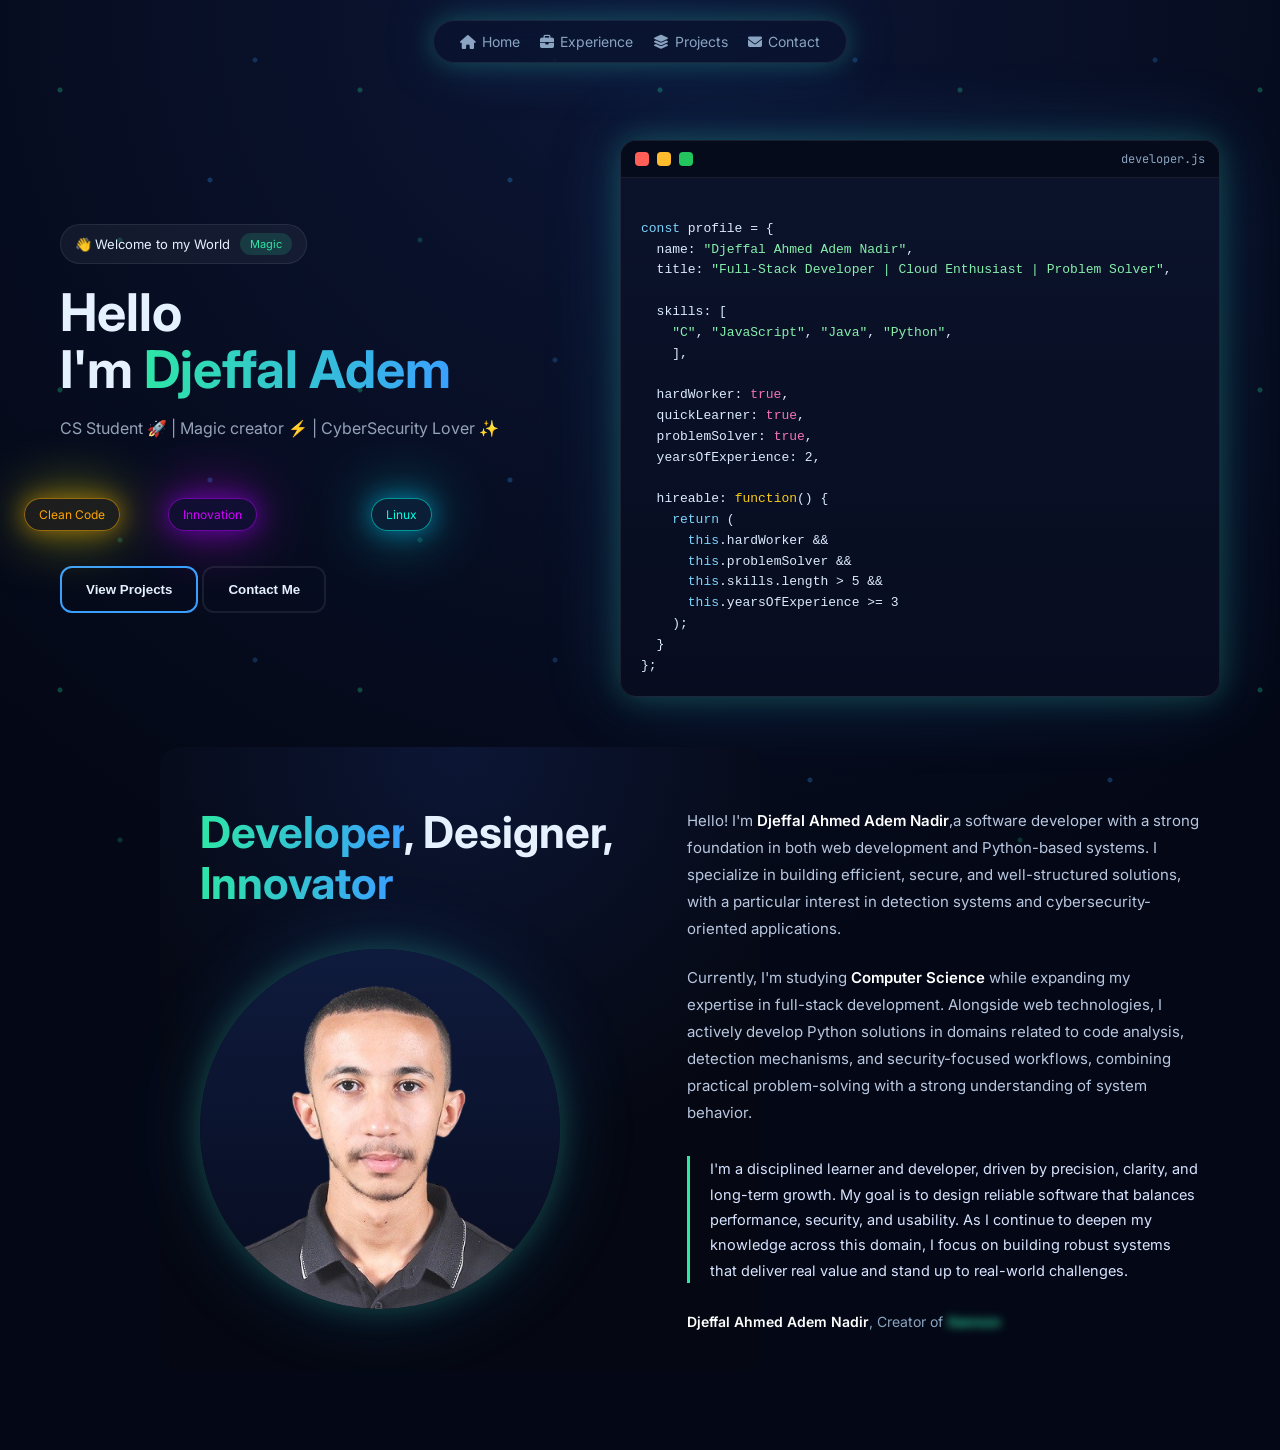
<file: index.html>
<!DOCTYPE html>
<html lang="en">

<head>
    <meta charset="UTF-8" />
    <title>Developer Portfolio</title>
    <meta name="viewport" content="width=device-width, initial-scale=1.0" />

    <!-- Icons -->
    <link rel="stylesheet" href="https://cdnjs.cloudflare.com/ajax/libs/font-awesome/6.5.0/css/all.min.css">

    <!-- Fonts -->
    <link href="https://fonts.googleapis.com/css2?family=Inter:wght@300;400;600;700&family=JetBrains+Mono&display=swap"
        rel="stylesheet">

    <!-- CSS -->
    <link rel="stylesheet" href="style.css" />
</head>

<body>

     <!-- NAVBAR -->
    <nav class="navbar">
        <!-- Toggle -->
        <div class="menu-toggle" id="menuToggle">
            <span></span>
            <span></span>
            <span></span>
        </div>

        <!-- LINKS -->
        <div class="nav-links" id="navLinks">
            <a href="index.html"><i class="fa-solid fa-house"></i> Home</a>
            <a href="experience.html"><i class="fa-solid fa-briefcase"></i> Experience</a>
            <a href="project.html"><i class="fa-solid fa-layer-group"></i> Projects</a>
            <a href="contact.html"><i class="fa-solid fa-envelope"></i> Contact</a>
        </div>
    </nav>


    <!-- MAIN CONTENT -->
    <main class="container">

        <!-- LEFT SECTION -->
        <section class="left">
            <div class="badge">
                👋 Welcome to my World
                <span class="mini-pill"> Magic</span>
            </div>

            <h1>Hello<br>I'm <span>Djeffal Adem</span></h1>

            <p class="subtitle">
                CS Student 🚀 | Magic creator ⚡ | CyberSecurity Lover ✨
            </p>

            <div class="pills">
                <span class="pill boxyellow">Clean Code</span>
                <span class="pill boxpurpel">Innovation</span>
                <span class="pill boxcyan">Linux</span>
            </div>

            <div class="button">
                <a href="project.html"><button class="btn primary">View Projects</button></a>
                <a href="contact.html"><button class="btn secondary">Contact Me</button></a>
            </div>
        </section>

        <!-- RIGHT SECTION -->
        <section class="right">
            <div class="code-card">

                <div class="code-header">
                    <span class="dot red"></span>
                    <span class="dot yellow"></span>
                    <span class="dot green"></span>
                    <span class="filename">developer.js</span>
                </div>

                <pre><code>
<span class="key">const</span> profile = {
  name: <span class="string">"Djeffal Ahmed Adem Nadir"</span>,
  title: <span class="string">"Full-Stack Developer | Cloud Enthusiast | Problem Solver"</span>,

  skills: [
    <span class="string">"C"</span>, <span class="string">"JavaScript"</span>, <span class="string">"Java"</span>, <span class="string">"Python"</span>,
    ],

  hardWorker: <span class="bool">true</span>,
  quickLearner: <span class="bool">true</span>,
  problemSolver: <span class="bool">true</span>,
  yearsOfExperience: 2,

  hireable: <span class="func">function</span>() {
    <span class="key">return</span> (
      <span class="key">this</span>.hardWorker &&
      <span class="key">this</span>.problemSolver &&
      <span class="key">this</span>.skills.length &gt; 5 &&
      <span class="key">this</span>.yearsOfExperience &gt;= 3
    );
  }
};
</code></pre>

            </div>
        </section>
        <br>

        <section class="about-section" id="about">

            <div class="about-container">

                <!-- LEFT SIDE -->
                <div class="about-left">
                    <h1 class="about-title">
                        <span> Developer</span>, Designer,<br>
                        <span> Innovator</span>
                    </h1>

                    <div class="image-card">
                        <img src="pictures/adem.png" alt="Djeffal Adem">
                    </div>
                </div>

                <!-- RIGHT SIDE -->
                <div class="about-right">
                    <p>
                        Hello! I'm <strong>Djeffal Ahmed Adem Nadir</strong>,a software developer with a strong foundation in both web development and Python-based systems.
                         I specialize in building efficient, secure, and well-structured solutions, 
                         with a particular interest in detection systems and cybersecurity-oriented applications.
                    </p>

                    <p>
                       Currently, I'm studying <strong> Computer Science </strong>while expanding my expertise in full-stack development. Alongside web technologies,
                        I actively develop Python solutions in domains related to code analysis, detection mechanisms,
                        and security-focused workflows, combining practical problem-solving with a strong understanding of system behavior.
                    </p>

                    <blockquote>
                       I'm a disciplined learner and developer, driven by precision, clarity,
                        and long-term growth. My goal is to design reliable software that balances performance, security,
                         and usability. As I continue to deepen my knowledge across this domain,
                        I focus on building robust systems that deliver real value and stand up to real-world challenges.
                    </blockquote>

                    <div class="signature">
                        <span class="name">Djeffal Ahmed Adem Nadir</span>,
                        <span class="role">Creator of</span>
                        <span class="brand">Xennon</span>
                    </div>
                </div>

            </div>

        </section>


    </main>
    <script src="script.js"></script>

</body>

</html>
</file>
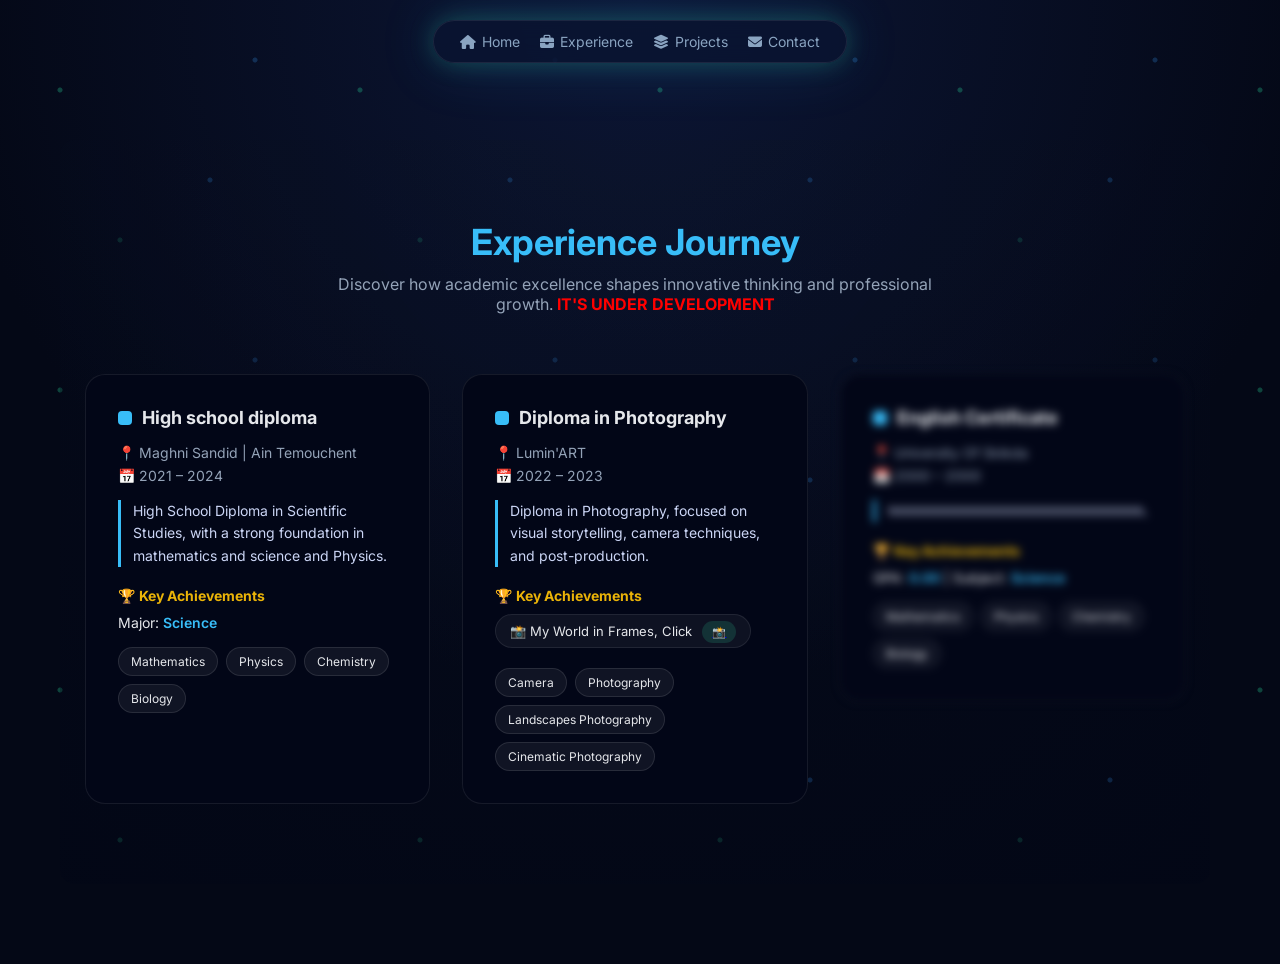
<file: experience.html>
<!DOCTYPE html>
<html lang="en">

<head>
  <meta charset="UTF-8" />
  <title>Developer Portfolio</title>
  <meta name="viewport" content="width=device-width, initial-scale=1.0" />

  <!-- Icons -->
  <link rel="stylesheet" href="https://cdnjs.cloudflare.com/ajax/libs/font-awesome/6.5.0/css/all.min.css">

  <!-- Fonts -->
  <link href="https://fonts.googleapis.com/css2?family=Inter:wght@300;400;600;700&family=JetBrains+Mono&display=swap"
    rel="stylesheet">

  <!-- CSS -->
  <link rel="stylesheet" href="style.css" />
</head>
<!-- NAVBAR -->
<nav class="navbar">
  <!-- Toggle -->
  <div class="menu-toggle" id="menuToggle">
    <span></span>
    <span></span>
    <span></span>
  </div>

  <!-- LINKS -->
  <div class="nav-links" id="navLinks">
    <a href="index.html"><i class="fa-solid fa-house"></i> Home</a>
    <a href="experience.html"><i class="fa-solid fa-briefcase"></i> Experience</a>
    <a href="project.html"><i class="fa-solid fa-layer-group"></i> Projects</a>
    <a href="contact.html"><i class="fa-solid fa-envelope"></i> Contact</a>
  </div>
</nav>

<body>
<!-- MAIN CONTENT -->
<main class="container">
  <section class="education">
    <h2>Experience Journey</h2>
    <p class="subtitle">
      Discover how academic excellence shapes innovative thinking and professional growth.
      <span><strong>IT'S UNDER DEVELOPMENT</strong></span>
    </p>

    <div class="edu-grid">

      <!-- Card 1 -->
      <div class="edu-card">
        <h3>
          <span class="dot blue"></span>
          High school diploma
        </h3>

        <div class="meta">
          <span>📍 Maghni Sandid | Ain Temouchent </span>
          <span>📅 2021 – 2024</span>
        </div>

        <p class="desc">
          High School Diploma in Scientific Studies, with a strong foundation in mathematics and science and Physics.
        </p>

        <div class="achievement">
          🏆 <strong>Key Achievements</strong>
        </div>

        <div class="gpa">
          Major: <span>Science</span>
        </div>

        <div class="tags">
          <span>Mathematics</span>
          <span>Physics</span>
          <span>Chemistry</span>
          <span>Biology</span>
        </div>
      </div>

      <!-- Card 2 -->
      <div class="edu-card">
        <h3>
          <span class="dot blue"></span>
          Diploma in Photography
        </h3>

        <div class="meta">
          <span>📍 Lumin'ART</span>
          <span>📅 2022 – 2023</span>
        </div>

        <p class="desc">
          Diploma in Photography, focused on visual storytelling, camera techniques, and post-production.
        </p>

        <div class="achievement">
          🏆 <strong>Key Achievements</strong>
        </div>

        <div class="badge">
          📸 My World in Frames, Click
          <a href="https://drive.google.com/drive/folders/1P06pOoVedmbjnE696X-X-1U9Tbvn3LXf?usp=sharing"> <span
              class="mini-pill"> 📸 </span></a>
        </div>

        <div class="tags">
          <span>Camera</span>
          <span>Photography</span>
          <span>Landscapes Photography</span>
          <span>Cinematic Photography</span>
        </div>
      </div>

      <!-- Card 3 -->
      <div class="blurry">
        <div class="edu-card">
          <h3>
            <span class="dot blue"></span>
            English Certificate
          </h3>

          <div class="meta">
            <span>📍 University Of Skikda </span>
            <span>📅 2000 – 2000</span>
          </div>

          <p class="desc">
            hhhhhhhhhhhhhhhhhhhhhhhhhhhhhhhh.
          </p>

          <div class="achievement">
            🏆 <strong>Key Achievements</strong>
          </div>

          <div class="gpa">
            GPA: <span>0.00</span> | Subject: <span>Science</span>
          </div>

          <div class="tags">
            <span>Mathematics</span>
            <span>Physics</span>
            <span>Chemistry</span>
            <span>Biology</span>
          </div>
        </div>
      </div>



    </div>
  </section>

</main>
<script src="script.js"></script>
</body>

</html>
</file>
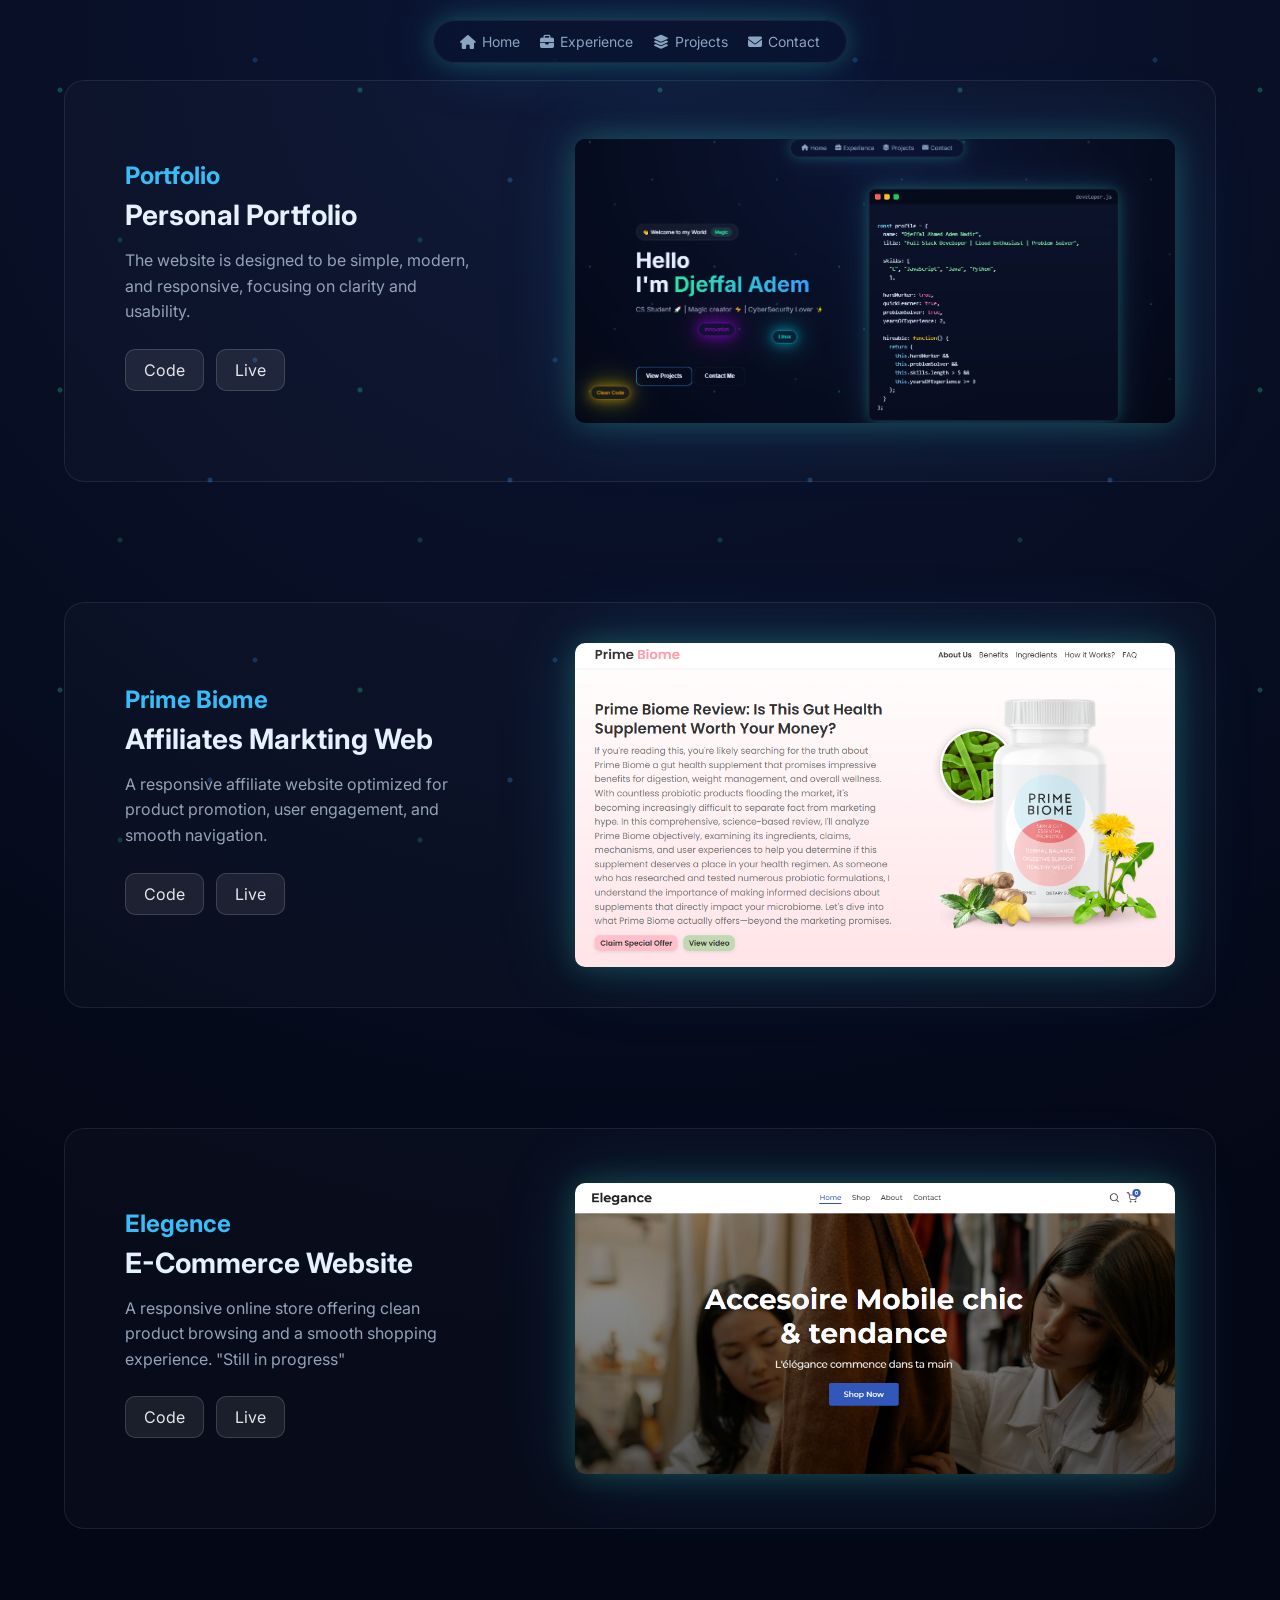
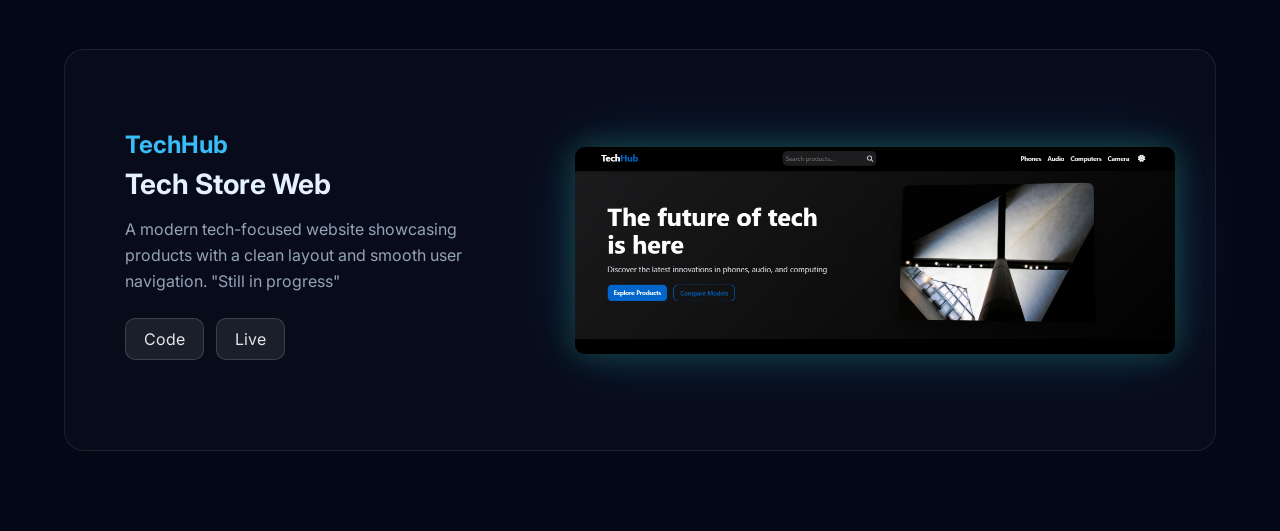
<file: project.html>
<!DOCTYPE html>
<html lang="en">

<head>
    <meta charset="UTF-8" />
    <title>Developer Portfolio | Projects</title>
    <meta name="viewport" content="width=device-width, initial-scale=1.0" />

    <!-- Icons -->
    <link rel="stylesheet" href="https://cdnjs.cloudflare.com/ajax/libs/font-awesome/6.5.0/css/all.min.css">

    <!-- Fonts -->
    <link href="https://fonts.googleapis.com/css2?family=Inter:wght@300;400;600;700&family=JetBrains+Mono&display=swap"
        rel="stylesheet">

    <!-- CSS -->
    <link rel="stylesheet" href="style.css" />
</head>

<body>

    <!-- NAVBAR -->
    <nav class="navbar">
        <!-- Toggle -->
        <div class="menu-toggle" id="menuToggle">
            <span></span>
            <span></span>
            <span></span>
        </div>

        <!-- LINKS -->
        <div class="nav-links" id="navLinks">
            <a href="index.html"><i class="fa-solid fa-house"></i> Home</a>
            <a href="experience.html"><i class="fa-solid fa-briefcase"></i> Experience</a>
            <a href="project.html"><i class="fa-solid fa-layer-group"></i> Projects</a>
            <a href="contact.html"><i class="fa-solid fa-envelope"></i> Contact</a>
        </div>
    </nav>


<section  class="projects">

  <div class="project reveal">
    <div class="content">
      <h2>Portfolio</h2>
      <h3>Personal Portfolio</h3>
      <p>
       The website is designed to be simple, modern, and responsive, focusing on clarity and usability.
      </p>
      <div class="buttons">
        <a href="https://github.com/AdemNadir/my-protfolio/tree/main">Code</a>
        <a href="https://ademnadir.github.io/my-protfolio/">Live</a>
      </div>
    </div>
    <img src="pictures/myportfolio.png" alt="Portfolio">
  </div>

  <div class="project reveal">
    <div class="content">
      <h2>Prime Biome</h2>
      <h3>Affiliates Markting Web</h3>
      <p>
        A responsive affiliate website optimized for product promotion, user engagement, and smooth navigation.
      </p>
      <div class="buttons">
        <a href="#">Code</a>
        <a href="https://primewellness.online/">Live</a>
      </div>
    </div>
    <img src="pictures/prime.png" alt="Prime Biome">
  </div>

  <div class="project reveal">
    <div class="content">
      <h2>Elegence</h2>
      <h3>E-Commerce Website</h3>
      <p>
       A responsive online store offering clean product browsing and a smooth shopping experience. "Still in progress"
      </p>
      <div class="buttons">
        <a href="https://github.com/AdemNadir/E-commerce-website">Code</a>
        <a href="https://ademnadir.github.io/E-commerce-website/">Live</a>
      </div>
    </div>
    <img src="pictures/ecom.png" alt="Elegence">
  </div>

  <div class="project reveal">
    <div class="content">
      <h2>TechHub</h2>
      <h3>Tech Store Web</h3>
      <p>
       A modern tech-focused website showcasing products with a clean layout and smooth user navigation. "Still in progress"
      </p>
      <div class="buttons">
        <a href="https://github.com/AdemNadir/Tech-web-">Code</a>
        <a href="https://ademnadir.github.io/Tech-web-/">Live</a>
      </div>
    </div>
    <img src="pictures/tech.png" alt="TechHub">
  </div>

</section>



  <script src="script.js"></script>
</body>

</html>
</file>
<file: style.css>
/* ===============================
   ROOT VARIABLES
================================ */
:root {
  --bg: #050b1a;
  --card: #0b132b;
  --accent: #2ee6a6;
  --accent2: #3aa0ff;
  --text: #e6f1ff;
  --muted: #8aa4c1;
  --border: rgba(255, 255, 255, 0.08);
}

/* ===============================
   GLOBAL RESET
================================ */
* {
  margin: 0;
  padding: 0;
  box-sizing: border-box;
  pointer-events: auto;
}

html {
  scroll-behavior: smooth;
}

body {
  font-family: 'Inter', sans-serif;
  min-height: 100vh;
  color: var(--text);
  background: radial-gradient(circle at top, #0c1635, #040816 60%);
  overflow-x: hidden;
  position: relative;

}

/* ===============================
   NEON BACKGROUND PARTICLES
================================ */
body::before,
body::after {
  content: "";
  position: fixed;
  inset: 0;
  background-image:
    radial-gradient(circle at 20% 30%, rgba(46, 230, 166, 0.15) 0 2px, transparent 3px),
    radial-gradient(circle at 70% 60%, rgba(58, 160, 255, 0.15) 0 2px, transparent 3px),
    radial-gradient(circle at 40% 80%, rgba(46, 230, 166, 0.1) 0 2px, transparent 3px),
    radial-gradient(circle at 85% 20%, rgba(58, 160, 255, 0.12) 0 2px, transparent 3px);
  background-size: 300px 300px;
  animation: floatParticles 20s linear infinite;
  z-index: -2;
}

@keyframes floatParticles {
  from {
    transform: translateY(0);
  }

  to {
    transform: translateY(-300px);
  }
}

/* ===============================
   NAVBAR
================================ */


.nav-links {
  position: fixed;
  top: 20px;
  left: 50%;
  transform: translateX(-50%);
  display: flex;
  gap: 20px;
  padding: 12px 26px;
  border-radius: 40px;
  background: rgba(10, 20, 50, 0.75);
  backdrop-filter: blur(12px);
  border: 1px solid var(--border);
  z-index: 100;

  /* Neon glow */
  box-shadow:
    0 0 25px rgba(46, 230, 166, 0.25),
    0 0 60px rgba(58, 160, 255, 0.18);

}

.navbar a {
  text-decoration: none;
  color: var(--muted);
  font-size: 14px;
  display: flex;
  align-items: center;
  gap: 6px;
  transition: 0.3s ease;
}

.navbar a:hover,
.navbar a.active {
  color: var(--accent);
  text-shadow: 0 0 8px rgba(46, 230, 166, 0.8);
  border-bottom: #22c55e;
}




/* ===============================
   MAIN LAYOUT
================================ */

.container {
  max-width: 1200px;
  margin: auto;
  padding: 140px 20px 80px;
  display: grid;
  grid-template-columns: 1.1fr 1fr;
  gap: 50px;
  align-items: center;
}

/* ===============================
   LEFT SECTION
================================ */
.badge {
  display: inline-flex;
  align-items: center;
  gap: 10px;
  padding: 8px 14px;
  font-size: 13px;
  border-radius: 20px;
  background: rgba(255, 255, 255, 0.05);
  border: 1px solid var(--border);
  margin-bottom: 20px;
}


.mini-pill {
  background: rgba(46, 230, 166, 0.15);
  color: var(--accent);
  padding: 4px 10px;
  border-radius: 999px;
  font-size: 11px;
}

h1 {
  font-size: 52px;
  line-height: 1.1;
  margin-bottom: 20px;
}

h1 span {
  background: linear-gradient(90deg, var(--accent), var(--accent2));
  -webkit-background-clip: text;
  -webkit-text-fill-color: transparent;
}

.subtitle {
  max-width: 480px;
  color: var(--muted);
  margin-bottom: 30px;
}

.pills {
  display: flex;
  gap: 12px;
  flex-wrap: wrap;
  margin-bottom: 35px;
}

.pill {
  padding: 8px 14px;
  font-size: 12px;
  border-radius: 999px;
  color: var(--accent);
}

.boxyellow {
  position: relative;
  right: 7%;
  background: rgba(230, 205, 46, 0.1);
  color: orange;
  border: 1px solid rgba(244, 167, 0, 0.556);
  box-shadow:
    0 0 25px rgba(244, 167, 0, 0.556),
    0 0 60px rgba(228, 244, 0, 0.556);
  animation: yellowo 10s linear infinite;
}

.boxpurpel {
  background: rgba(123, 46, 230, 0.1);
  color: rgb(208, 0, 255);
  border: 1px solid rgba(179, 0, 244, 0.556);
  box-shadow:
    0 0 25px rgba(142, 0, 244, 0.556),
    0 0 60px rgba(232, 0, 244, 0.556);
  animation: purplo 10s linear infinite;
}

.boxcyan {
  position: relative;
  left: 20%;
  background: rgba(46, 187, 230, 0.1);
  color: rgb(0, 255, 225);
  border: 1px solid rgba(0, 244, 224, 0.556);
  box-shadow:
    0 0 25px rgba(0, 187, 244, 0.556),
    0 0 60px rgba(0, 244, 232, 0.556);
  animation: cyano 10s linear infinite;
}

@keyframes purplo {

  0% {
    transform: translateY(-230px);
  }

  50% {
    transform: translateX(50px);
  }

  100% {
    transform: translateY(-230px);
  }
}

@keyframes yellowo {

  0% {
    transform: translateY(-190px);
  }

  25% {
    transform: translateX(60px);
  }

  50% {
    transform: translateY(170px);
  }

  75% {
    transform: translateX(100px);
  }

  100% {
    transform: translateY(-190px);
  }
}

@keyframes cyano {

  0% {
    transform: translateY(-230px);
  }

  25% {
    transform: translate(50px);
  }

  50% {
    transform: translateY(-30px);
  }

  75% {
    transform: translate(50px);
  }

  100% {
    transform: translateY(-230px);
  }
}

/* ===============================
   BUTTONS
================================ */
.buttons {
  display: flex;
  gap: 16px;
}

.btn {
  padding: 14px 24px;
  border-radius: 12px;
  font-weight: 600;
  cursor: pointer;
  border: none;
  transition: 0.3s ease;
}

.btn.primary {
  background: transparent;
  color: var(--text);
  border: 2px solid #3aa0ff;
}

.btn.secondary {
  background: transparent;
  color: var(--text);
  border: 2px solid var(--border);

}

.btn.primary:hover {
  background: #3aa0ff;
  color: #0c1635;
  box-shadow:
    0 0 25px #3aa0ff,
    0 0 60px #3aa0ff;
}

.btn.secondary:hover {
  background: #2c303d58;
  color: var(--text);
  box-shadow:
    0 0 60px #3aa0ff;
  border: 2px solid #0ab2d4;
}

.btn:hover {
  transform: translateY(-2px);
}

/* ===============================
   CODE CARD (developer.js)
================================ */
.code-card {
  position: relative;
  background: linear-gradient(180deg, #0b132b, #070c1f);
  border-radius: 16px;
  border: 1px solid var(--border);
  overflow: hidden;
  font-family: 'JetBrains Mono', monospace;

  box-shadow:
    0 0 30px rgba(46, 230, 166, 0.25),
    0 0 80px rgba(58, 160, 255, 0.18);
}

/* Neon aura */
.code-card::before {
  content: "";
  position: absolute;
  inset: -2px;
  border-radius: inherit;
  background: linear-gradient(120deg,
      rgba(46, 230, 166, 0.6),
      rgba(58, 160, 255, 0.6),
      rgba(46, 230, 166, 0.6));
  filter: blur(30px);
  opacity: 0.35;
  z-index: -1;
}

/* Header */
.code-header {
  display: flex;
  align-items: center;
  gap: 8px;
  padding: 10px 14px;
  background: #050b1a;
  border-bottom: 1px solid var(--border);
}

.dot {
  width: 10px;
  height: 10px;
  border-radius: 50%;
}

.red {
  background: #ff5f56;
}

.yellow {
  background: #ffbd2e;
}

.green {
  background: #27c93f;
}

.filename {
  margin-left: auto;
  font-size: 12px;
  color: var(--muted);
}

pre {
  padding: 20px;
  font-size: 13px;
  line-height: 1.6;
  color: #dbeafe;
  overflow-x: auto;
}

/* ABOUT */
.about-section {
  background: radial-gradient(circle at top, #0c1635, #050812 60%);
  padding: 60px 20px 40px 40px;
  color: #e6f1ff;
  border-radius: 20px;
  transform: translateX(-460px);
  width: 600px;
}

.about-container {
  max-width: 1200px;
  margin: auto;
  display: grid;
  grid-template-columns: 1fr 1.2fr;
  gap: 60px;
  width: 1000px;

}

/* LEFT SIDE */
.about-title {
  font-size: 44px;
  font-weight: 700;
  line-height: 1.15;
  margin-bottom: 40px;

}

.image-card {
  width: 100%;

  max-width: 360px;
  border-radius: 50%;
  overflow: hidden;
  background: linear-gradient(180deg, #0f1b3d, #070c1f);
  box-shadow:
    0 0 30px rgba(46, 230, 166, 0.25),
    0 0 80px rgba(58, 160, 255, 0.18);
}

.image-card img {
  width: 100%;

  display: block;
  object-fit: cover;
}

/* RIGHT SIDE */
.about-right p {
  font-size: 15px;
  line-height: 1.8;
  color: #b8c7e0;
  margin-bottom: 22px;
}

.about-right strong {
  color: #ffffff;
  font-weight: 600;
}

/* QUOTE BLOCK */
.about-right blockquote {
  margin: 30px 0;
  padding-left: 20px;
  border-left: 3px solid #2ee6a6;
  color: #d7e3ff;
  font-size: 14.5px;
  line-height: 1.75;
}

/* SIGNATURE */
.signature {
  margin-top: 25px;
  font-size: 14px;
  color: #8aa4c1;
}

.signature .name {
  color: #ffffff;
  font-weight: 600;
}

.signature .brand {
  color: #2ee6a6;
  font-weight: 600;
  display: inline-block;
  filter: blur(4px);
  /* adjust the blur intensity */
  -webkit-user-select: none;
  /* prevents easy copy */
  pointer-events: none;
  /* optional, makes it unclickable */
}

/* RESPONSIVE */
@media (max-width: 900px) {
  .about-container {
    grid-template-columns: 1fr;
    gap: 40px;
  }

  .about-title {
    font-size: 34px;
  }

  .image-card {
    max-width: 280px;
  }
}

/*=====================================================
                    PROJECTS      PAGE          
=======================================================*/

.projects {
  max-width: 1200px;
  margin: auto;
  padding: 80px 24px;
  display: flex;
  flex-direction: column;
  gap: 120px;

}

.project {
  display: grid;
  grid-template-columns: 1.2fr 1fr;
  gap: 40px;
  align-items: center;
  background: rgba(255, 255, 255, 0.02);
  border: 1px solid rgba(255, 255, 255, 0.08);
  border-radius: 20px;
  padding: 40px;

}

/* TEXT */
.project h2 {
  color: #38bdf8;
  margin-bottom: 8px;
}

.project h3 {
  font-size: 28px;
  margin-bottom: 16px;
}

.project p {
  color: #94a3b8;
  margin-bottom: 24px;
  line-height: 1.6;
}

/* BUTTONS */
.buttons {
  display: flex;
  gap: 12px;
}

.buttons a {
  padding: 10px 18px;
  border-radius: 10px;
  text-decoration: none;
  color: #e5e7eb;
  background: rgba(255, 255, 255, 0.08);
  border: 1px solid rgba(255, 255, 255, 0.15);
  transition: 0.25s;
}

.buttons a:hover {
  background: rgba(56, 189, 248, 0.2);
  border-color: #38bdf8;
}



img {
  width: 600px;
  object-fit: fill;
  border-radius: 10px;
  box-shadow:
    0 0 30px rgba(46, 230, 166, 0.25),
    0 0 80px rgba(58, 160, 255, 0.18);
}


/*=====================================================
                    EXPERIENCE PAGE               
=======================================================*/

.education {
  padding: 80px 24px;
  background: radial-gradient(circle at top, #0f172a46, #0206174b);
  color: #e5e7eb;
  text-align: center;
  width: 1150px;
  border-radius: 15px;
}

.education h2 {
  font-size: 36px;
  color: #38bdf8;
  margin-bottom: 10px;
}

.subtitle {
  color: #94a3b8;
  max-width: 600px;
  margin: 0 auto 60px;
}

.subtitle span {
  color: red;
}

.edu-grid {
  max-width: 1100px;
  margin: auto;
  display: grid;
  grid-template-columns: repeat(auto-fit, minmax(320px, 1fr));
  gap: 32px;

}

.edu-card {
  background: linear-gradient(180deg, #020617, #020617);
  border: 1px solid rgba(255, 255, 255, 0.08);
  border-radius: 20px;
  padding: 32px;
  text-align: left;
  transition: 0.3s ease;

}

.edu-card:hover {
  transform: translateY(-6px);
  border-color: rgba(56, 189, 248, 0.4);
  box-shadow: 0 10px 40px rgba(56, 189, 248, 0.15);
}

.blurry {
  display: inline-block;
  filter: blur(4px);
  /* adjust the blur intensity */
  user-select: none;
  /* prevents easy copy */
  pointer-events: none;
  /* optional, makes it unclickable */
}

.edu-card h3 {
  display: flex;
  align-items: center;
  gap: 10px;
  margin-bottom: 16px;
  font-size: 18px;
}

.dot {
  width: 14px;
  height: 14px;
  border-radius: 4px;
}

.dot.blue {
  background: #38bdf8;
}

.dot.green {
  background: #22c55e;
}

.meta {
  display: flex;
  flex-direction: column;
  gap: 6px;
  font-size: 14px;
  color: #94a3b8;
  margin-bottom: 16px;
}

.desc {
  font-size: 14px;
  line-height: 1.6;
  color: #cbd5f5;
  margin-bottom: 20px;
  border-left: 3px solid #38bdf8;
  padding-left: 12px;
}

.achievement {
  color: #eab308;
  margin-bottom: 10px;
  font-size: 14px;
}

.gpa {
  font-size: 14px;
  margin-bottom: 16px;
}

.gpa span {
  color: #38bdf8;
  font-weight: 600;
}

.tags {
  display: flex;
  flex-wrap: wrap;
  gap: 8px;
}

.tags span {
  padding: 6px 12px;
  font-size: 12px;
  border-radius: 999px;
  background: rgba(255, 255, 255, 0.06);
  border: 1px solid rgba(255, 255, 255, 0.1);
}


/*=====================================================
                    CONTACT PAGE               
=======================================================*/

/* =============
    LEFT SIDE
================*/

.left-section {
  position: relative;
  bottom: 18%;
}

.left-section p {
  display: inline-flex;
  align-items: center;
  gap: 10px;
  padding: 15px 14px 15px 14px;
  font-size: 13px;
  border-radius: 20px;
  background: rgba(255, 255, 255, 0.055);
  border: 1px solid var(--border);
  animation: bounce 5s linear infinite;
  box-shadow:
    0 0 25px rgba(46, 230, 166, 0.25),
    0 0 60px rgba(58, 160, 255, 0.18);
}

@keyframes bounce {
  0% {
    transform: translateY(32px);
  }

  25% {
    transform: translate(20px);
  }

  50% {
    transform: translate(-20px);
  }

  75% {
    transform: translateY(32);
  }

  100% {
    transform: translateY(32px);
  }
}

/* =============
    RIGHT SIDE
================*/

.contact-section {
  background: rgba(18, 25, 37, 0.105);
  border-radius: 20px;
  max-width: 1200px;
  position: relative;
  bottom: 10%;
}

.contact-section:has(.submit-btn:hover) {
  box-shadow: 0 0 20px rgba(0, 255, 249, 0.3);
  transition: all 0.3s ease;
}

.content {
  max-width: 1200px;
  padding: 40px 62px 50px 20px;
}

.contact-form {
  max-width: 600px;
  margin: 0 auto;
}

.form-group {
  margin-bottom: 1.5rem;
  transform: translateX(20px);
}

.form-input {
  width: 500px;
  padding: 1.2rem;
  background: transparent;
  border: 2px solid rgba(22, 152, 172, 0.315);
  border-radius: 8px;
  color: whitesmoke;
  font-size: 1rem;
  font-family: inherit;
  transition: all 0.3s ease;
  outline: none;

}

.form-input::placeholder {
  color: whitesmoke;

}



.form-input:focus {
  border-color: #0ab2d4;
  box-shadow: 0 0 20px rgba(0, 255, 249, 0.3);
}

textarea.form-input {
  resize: vertical;
  min-height: 150px;
}

.project-card .submit-btn {
  margin-top: 2.1rem;
  text-align: center;
  padding: 2%;
  width: 50%;
  height: 20%;
}

.submit-btn a {
  text-decoration: none;
  color: var(--bg-primary);
  font-weight: 600;
}

.submit-btn {
  width: 100%;
  padding: 1rem 2rem;
  background: linear-gradient(135deg, #3056ee, #6f29d7);
  border: none;
  border-radius: 8px;
  color: whitesmoke;
  font-size: 1.1rem;
  font-weight: 600;
  text-transform: uppercase;
  letter-spacing: 1px;
  cursor: pointer;
  transition: all 0.3s ease;
  box-shadow: 0 0 10px rgba(0, 255, 249, 0.4);
  transform: translateX(17px);
}

.submit-btn:hover {
  box-shadow: 0 0 10px rgba(0, 255, 249, 0.6);


}

.submit-btn:active {

  transform: scale(114.5px);
}

/* ===== SCROLL ANIMATION ===== */
.reveal {
  opacity: 0;
  transform: translateY(60px);
  transition: all 0.9s ease;
}

.reveal.active {
  opacity: 1;
  transform: translateY(0);
}

/* Code coloring */
.key {
  color: #7dd3fc;
}

.string {
  color: #86efac;
}

.bool {
  color: #f472b6;
}

.func {
  color: #facc15;
}


/* ===============================
   RESPONSIVE
================================ */
@media (max-width: 900px) {
  .container {
    grid-template-columns: 1fr;
  }

  h1 {
    font-size: 42px;
  }

  .project {
    grid-template-columns: 1fr;
  }
}

/* =====================================================
   FULL RESPONSIVE SECTION
   Phones • Tablets • Toggle Menu
===================================================== */

/* =========================
   TABLETS (≤ 1024px)
========================= */
@media (max-width: 1024px) {

  .container {
    grid-template-columns: 1fr;
    gap: 60px;
    text-align: center;
  }

  h1 {
    font-size: 44px;
  }

  .buttons {
    justify-content: center;
    flex-wrap: wrap;
  }

  .about-section {
    transform: none;
    width: 100%;
    padding: 50px 20px;
  }

  .about-container {
    grid-template-columns: 1fr;
    width: 100%;
    text-align: center;
  }

  .image-card {
    margin: auto;
  }

  .project {
    grid-template-columns: 1fr;
    text-align: center;
  }

  img {
    width: 100%;
  }

  .education {
    width: 100%;
  }


  .form-input {
    width: 100%;
  }

  .boxyellow,
  .boxcyan,
  .boxpurpel {
    position: relative;
    left: 30%;
  }
}

/* =========================
   PHONES (≤ 600px)
========================= */
@media (max-width: 600px) {

  /* NAVBAR */
  .navbar {
    justify-content: space-between;
    padding: 12px 20px;
  }

  /* HIDE LINKS */
  .navbar a {
    display: none;
  }

  
.about-section {
  width: 100%;
  transform: none;
}

.contact-section {
  position: relative;
  padding: 0 20px 0 0;
  
}
.left-section p{
  animation: bounce 5s linear infinite;
}
@keyframes bounce {
  0% {
    transform: translateY(23px);
  }

  25% {
    transform: translateX(20px);
  }

  50% {
    transform: translate(-20px);
  }

  75% {
    transform: translateY(20px);
  }

  100% {
    transform: translateY(23px);
  }
}

/* HAMBURGER */
.menu-toggle {
  display: flex;
  flex-direction: column;
  gap: 6px;
  cursor: pointer;
  margin-top: 20px;
  align-items: center;
}

.menu-toggle span {
  position: relative;
  left: 0;
  width: 26px;
  height: 3px;
  background: var(--accent);
  border-radius: 4px;
  transition: 0.4s ease;

}

/* MOBILE MENU */
.nav-links {
  position: absolute;
  top: 80px;
  left: 50%;
  transform: translateX(-50%) translateY(-30px);
  width: 90%;
  max-width: 360px;
  padding: 22px;
  background: rgba(10, 20, 50, 0.752);
  backdrop-filter: blur(5px);
  border-radius: 20px;
  display: flex;
  flex-direction: column;
  gap: 18px;
  opacity: 0;
  pointer-events: none;
  transition: 0.4s ease;
  z-index: 99;
}

.nav-links a {
  display: block;
  text-align: center;
  font-size: 15px;
  color: var(--text);
}

.nav-links.active {
  opacity: 1;
  transform: translateX(-50%) translateY(0);
  pointer-events: auto;
}

/* HAMBURGER ANIMATION */
.menu-toggle.active span:nth-child(1) {
  transform: rotate(45deg) translate(6px, 6px);
}

.menu-toggle.active span:nth-child(2) {
  opacity: 0;
}

.menu-toggle.active span:nth-child(3) {
  transform: rotate(-45deg) translate(7px, -7px);
}

/* HERO */
h1 {
  font-size: 34px;
}

.badge {
  margin: auto;
  margin-bottom: 20px;
}

.pills {
  justify-content: center;
}

/* FLOATING BOXES OFF */
.boxyellow,
.boxcyan,
.boxpurpel {
  position: static;
  animation: none;

}

.btn {
  width: 100%;
}

.about-title {
  font-size: 28px;
}

.edu-grid {
  grid-template-columns: 1fr;
}

.content {
  position: relative;
  left: 10px;

}

.left,
.right {
  position: relative;
  left: 2%;
  width: 350px;
}

.edu-grid {
  position: relative;
  right: 25%;
  width: 200px;
  
}

.education {
  position: relative;
  bottom: 10%;
}

.btn.primary {
  margin-bottom: 20px;
}
}
</file>
